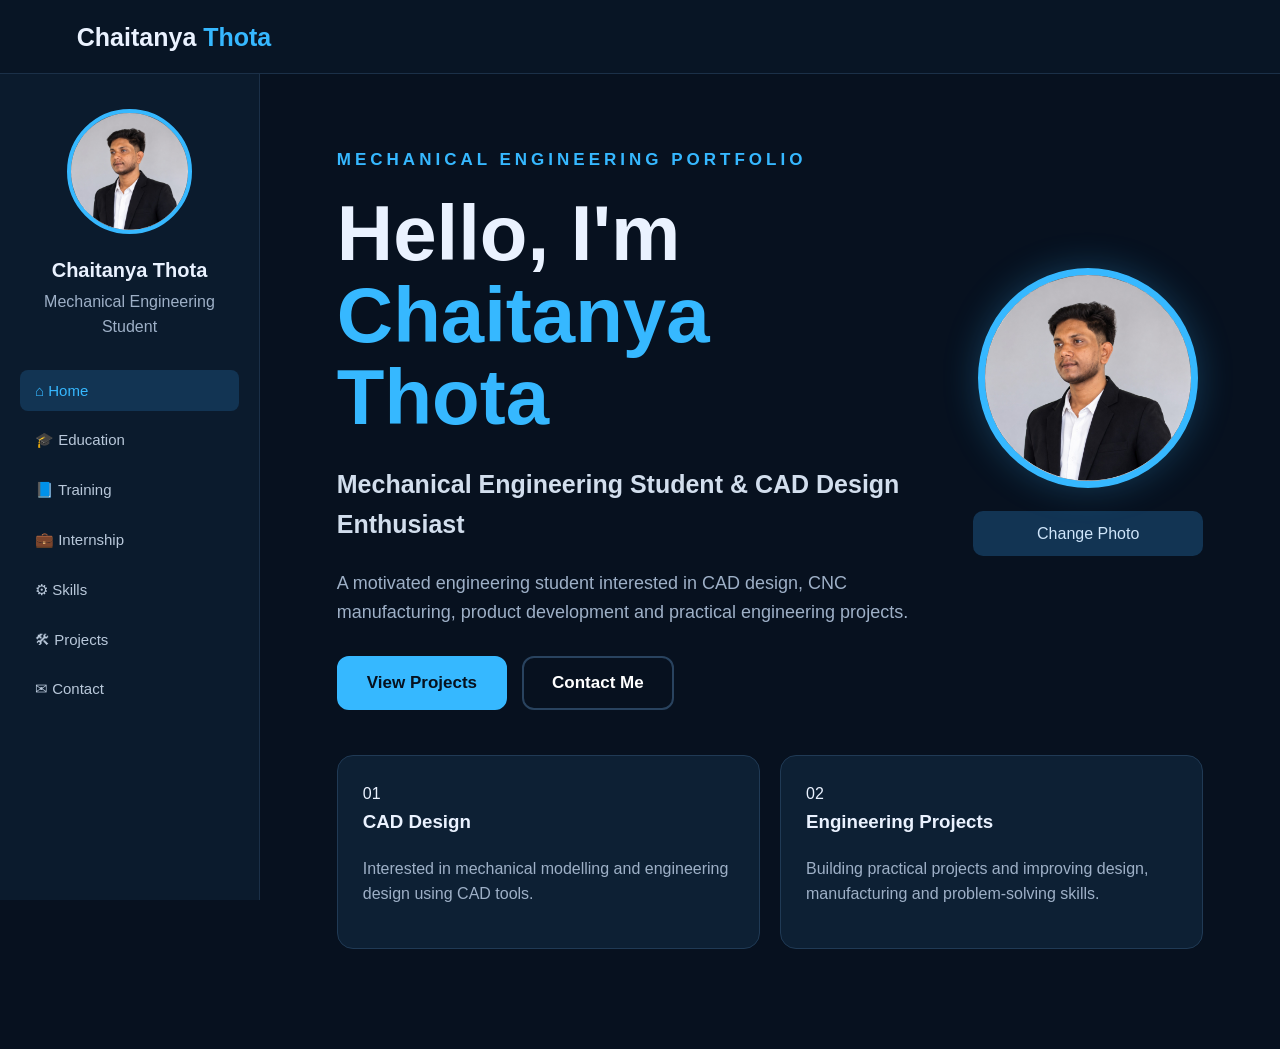
<file: index.html>
<!DOCTYPE html>
<html lang="en">
<head>
<meta charset="UTF-8">
<meta name="viewport" content="width=device-width, initial-scale=1.0">
<title>Chaitanya Thota | Mechanical Engineering Portfolio</title>
<link rel="stylesheet" href="style.css">
</head>
<body>
<header class="topbar">
  <div class="brand">Chaitanya <span>Thota</span></div>
  <button class="menu-btn" id="menuBtn">☰</button>
</header>

<div class="layout">
  <aside class="sidebar" id="sidebar">
    <div class="profile">
      <img src="profile.jpg" alt="Chaitanya Thota">
      <h2>Chaitanya Thota</h2>
      <p>Mechanical Engineering Student</p>
    </div>
    <nav>
      <button class="nav-item active" data-section="home">⌂ <span>Home</span></button>
      <button class="nav-item" data-section="education">🎓 <span>Education</span></button>
      <button class="nav-item" data-section="training">📘 <span>Training</span></button>
      <button class="nav-item" data-section="internship">💼 <span>Internship</span></button>
      <button class="nav-item" data-section="skills">⚙ <span>Skills</span></button>
      <button class="nav-item" data-section="projects">🛠 <span>Projects</span></button>
      <button class="nav-item" data-section="contact">✉ <span>Contact</span></button>
    </nav>
  </aside>

  <main class="content">
    <div class="hero-top">
      <div>
        <p class="eyebrow">MECHANICAL ENGINEERING PORTFOLIO</p>
        <h1>Hello, I'm <strong>Chaitanya Thota</strong></h1>
        <p class="subtitle">Mechanical Engineering Student & CAD Design Enthusiast</p>
        <p class="intro">A motivated engineering student interested in CAD design, CNC manufacturing, product development and practical engineering projects.</p>
        <div class="actions">
          <button class="primary" data-go="projects">View Projects</button>
          <button class="secondary" data-go="contact">Contact Me</button>
        </div>
      </div>
      <div class="logo-wrap">
        <img id="mainLogo" src="profile.jpg" alt="Chaitanya Thota profile">
        <label class="change-logo">Change Photo
          <input type="file" id="logoInput" accept="image/*">
        </label>
      </div>
    </div>

    <section id="home" class="section active-section">
      <div class="cards two">
        <article class="card highlight"><span>01</span><h3>CAD Design</h3><p>Interested in mechanical modelling and engineering design using CAD tools.</p></article>
        <article class="card highlight"><span>02</span><h3>Engineering Projects</h3><p>Building practical projects and improving design, manufacturing and problem-solving skills.</p></article>
      </div>
    </section>

    <section id="education" class="section">
      <h2>Education</h2>
      <div class="timeline">
        <article><b>B.Tech — Mechanical Engineering</b><p>Currently pursuing B.Tech, 3rd Year</p><small>Mechanical Engineering</small></article>
        <article><b>Academic Development</b><p>Studying mechanical design, manufacturing, CAD, FEM, heat transfer, fluid mechanics and related engineering subjects.</p></article>
      </div>
    </section>

    <section id="training" class="section">
      <h2>Training</h2>
      <div class="cards two">
        <article class="card"><h3>CAD / Mechanical Design</h3><p>Hands-on learning with 2D/3D modelling, sketches, assemblies and engineering drawings.</p></article>
        <article class="card"><h3>Engineering Software</h3><p>Learning and practicing tools such as AutoCAD, SolidWorks, CATIA and FreeCAD.</p></article>
      </div>
    </section>

    <section id="internship" class="section">
      <h2>Internship</h2>
      <article class="wide-card">
        <div class="date">15 MAY 2025 — 15 JUL 2025</div>
        <h3>Mechanical Design Internship</h3>
        <p>Internship focused on designing and practical CAD-based engineering work.</p>
        <p><b>Duration:</b> 2 Months</p>
      </article>
    </section>

    <section id="skills" class="section">
      <h2>Skills</h2>
      <div class="skill-grid">
        <div class="skill">AutoCAD</div><div class="skill">SolidWorks</div><div class="skill">CATIA</div>
        <div class="skill">FreeCAD</div><div class="skill">3D CAD Modelling</div><div class="skill">Mechanical Design</div>
        <div class="skill">CNC / Manufacturing</div><div class="skill">Engineering Drawing</div>
        <div class="skill">Python Basics</div><div class="skill">Problem Solving</div>
      </div>
    </section>

    <section id="projects" class="section">
      <h2>Projects</h2>
      <div class="cards">
        <article class="card project"><span>PROJECT 01</span><h3>Drone Design & CAD Model</h3><p>Mechanical drone concept involving frame design, motor placement, propeller arrangement and stability considerations.</p></article>
        <article class="card project"><span>PROJECT 02</span><h3>Organic Farming CSP Project</h3><p>Academic project involving planning, documentation and practical study of organic farming.</p></article>
        <article class="card project"><span>PROJECT 03</span><h3>Mechanical CAD Models</h3><p>Collection of 2D sketches and 3D mechanical models developed while learning CAD software.</p></article>
      </div>
    </section>

    <section id="contact" class="section">
      <h2>Contact</h2>
      <div class="contact-card">
        <h3>Let's connect</h3>
        <p>For internships, projects and engineering opportunities.</p>
        <div class="contact-links">
          <a href="mailto:your-email@example.com">Email</a>
          <a href="#" onclick="alert('Add your LinkedIn profile link in index.html'); return false;">LinkedIn</a>
          <a href="#" onclick="alert('Add your resume PDF to the repository and link it here.'); return false;">Resume</a>
        </div>
      </div>
    </section>
  </main>
</div>
<script src="script.js"></script>
</body>
</html>
</file>
<file: style.css>
* {
  box-sizing: border-box;
}

html {
  scroll-behavior: smooth;
}

body {
  margin: 0;
  font-family: Arial, sans-serif;
  background: #07111f;
  color: #eaf2ff;
  line-height: 1.6;
}

.topbar {
  position: sticky;
  top: 0;
  z-index: 1000;
  height: 74px;
  display: flex;
  align-items: center;
  justify-content: space-between;
  padding: 0 6%;
  background: #081525;
  border-bottom: 1px solid #1b3048;
}

.brand {
  font-size: 25px;
  font-weight: 800;
}

.brand span {
  color: #36b8ff;
}

.menu-btn {
  display: none;
  background: none;
  border: 0;
  color: white;
  font-size: 30px;
}

.layout {
  display: flex;
  max-width: 1400px;
  margin: auto;
}

.sidebar {
  width: 260px;
  min-height: calc(100vh - 74px);
  padding: 35px 20px;
  background: #0b1b2d;
  border-right: 1px solid #1b3048;
  position: sticky;
  top: 74px;
  align-self: flex-start;
}

.profile {
  text-align: center;
  margin-bottom: 30px;
}

.profile img {
  width: 125px;
  height: 125px;
  object-fit: cover;
  border-radius: 50%;
  border: 4px solid #36b8ff;
}

.profile h2 {
  margin: 12px 0 3px;
  font-size: 20px;
}

.profile p {
  margin: 0;
  color: #9eb0c7;
}

.sidebar nav {
  display: flex;
  flex-direction: column;
  gap: 8px;
}

.nav-item {
  width: 100%;
  padding: 12px 15px;
  text-align: left;
  border: 0;
  border-radius: 8px;
  background: transparent;
  color: #b9c8da;
  font-size: 15px;
  cursor: pointer;
}

.nav-item:hover,
.nav-item.active {
  background: #123453;
  color: #36b8ff;
}

.content {
  flex: 1;
  padding: 55px 6%;
  min-width: 0;
}

.hero-top {
  display: flex;
  justify-content: space-between;
  align-items: center;
  gap: 40px;
  min-height: 500px;
}

.hero-top > div:first-child {
  flex: 1;
}

.eyebrow {
  color: #36b8ff;
  font-size: 17px;
  font-weight: 800;
  letter-spacing: 4px;
}

.hero-top h1 {
  font-size: clamp(42px, 7vw, 78px);
  line-height: 1.05;
  margin: 20px 0;
}

.hero-top h1 strong {
  color: #36b8ff;
}

.subtitle {
  font-size: 25px;
  font-weight: 700;
  color: #d2deed;
}

.intro {
  max-width: 700px;
  color: #9eb0c7;
  font-size: 18px;
}

.actions {
  display: flex;
  gap: 15px;
  margin-top: 30px;
}

.primary,
.secondary {
  padding: 15px 28px;
  border-radius: 12px;
  font-size: 17px;
  font-weight: 700;
  cursor: pointer;
}

.primary {
  background: #36b8ff;
  color: #06111f;
  border: 2px solid #36b8ff;
}

.secondary {
  background: transparent;
  color: white;
  border: 2px solid #29435f;
}

.logo-wrap {
  text-align: center;
  position: relative;
  min-width: 230px;
}

.logo-wrap img {
  width: 220px;
  height: 220px;
  object-fit: cover;
  border-radius: 50%;
  border: 7px solid #36b8ff;
  box-shadow: 0 0 35px rgba(54,184,255,.25);
}

.change-logo {
  display: block;
  margin: 15px auto;
  padding: 10px 18px;
  border: 0;
  border-radius: 10px;
  background: #123453;
  color: #cfe5fa;
  cursor: pointer;
}

.logo-wrap input[type="file"] {
  display: none;
}

.section {
  display: none;
  padding: 45px 0;
}

.section.active-section {
  display: block;
}

.section h2 {
  color: #36b8ff;
  font-size: 32px;
  margin-bottom: 25px;
}

.timeline {
  display: grid;
  gap: 18px;
}

.card,
.wide-card,
.contact-card {
  background: #0d2034;
  border: 1px solid #203a55;
  border-radius: 16px;
  padding: 25px;
}

.card:hover,
.wide-card:hover {
  border-color: #36b8ff;
  transform: translateY(-2px);
}

.cards {
  display: grid;
  grid-template-columns: repeat(2, 1fr);
  gap: 20px;
}

.card h3,
.wide-card h3 {
  margin-top: 0;
  color: #eaf2ff;
}

.card p,
.wide-card p {
  color: #9eb0c7;
}

.date {
  color: #36b8ff;
  font-weight: 700;
  margin-bottom: 8px;
}

.skill-grid {
  display: grid;
  grid-template-columns: repeat(3, 1fr);
  gap: 15px;
}

.skill {
  padding: 18px;
  text-align: center;
  background: #0d2034;
  border: 1px solid #203a55;
  border-radius: 12px;
  color: #dce9f8;
  font-weight: 700;
}

.project {
  min-height: 130px;
}

.project span {
  display: block;
  color: #36b8ff;
  font-weight: 800;
  font-size: 13px;
  letter-spacing: 2px;
  margin-bottom: 8px;
}

.contact-links {
  display: flex;
  flex-wrap: wrap;
  gap: 12px;
}

.contact-links a {
  display: inline-block;
  padding: 12px 20px;
  background: #123453;
  color: #eaf2ff;
  text-decoration: none;
  border-radius: 8px;
}

.contact-links a:hover {
  background: #36b8ff;
  color: #06111f;
}

/* Mobile */
@media (max-width: 800px) {
  .topbar {
    padding: 0 20px;
  }

  .menu-btn {
    display: block;
  }

  .layout {
    display: block;
  }

  .sidebar {
    position: fixed;
    left: -280px;
    top: 74px;
    width: 260px;
    height: calc(100vh - 74px);
    z-index: 999;
    transition: left .3s ease;
  }

  .sidebar.open {
    left: 0;
  }

  .content {
    padding: 35px 20px;
  }

  .hero-top {
    flex-direction: column-reverse;
    text-align: left;
    min-height: auto;
    gap: 25px;
  }

  .logo-wrap {
    min-width: auto;
  }

  .logo-wrap img {
    width: 190px;
    height: 190px;
  }

  .hero-top h1 {
    font-size: 48px;
  }

  .subtitle {
    font-size: 21px;
  }

  .cards,
  .skill-grid {
    grid-template-columns: 1fr;
  }

  .actions {
    flex-direction: column;
  }

  .primary,
  .secondary {
    width: 100%;
  }
  }
</file>
